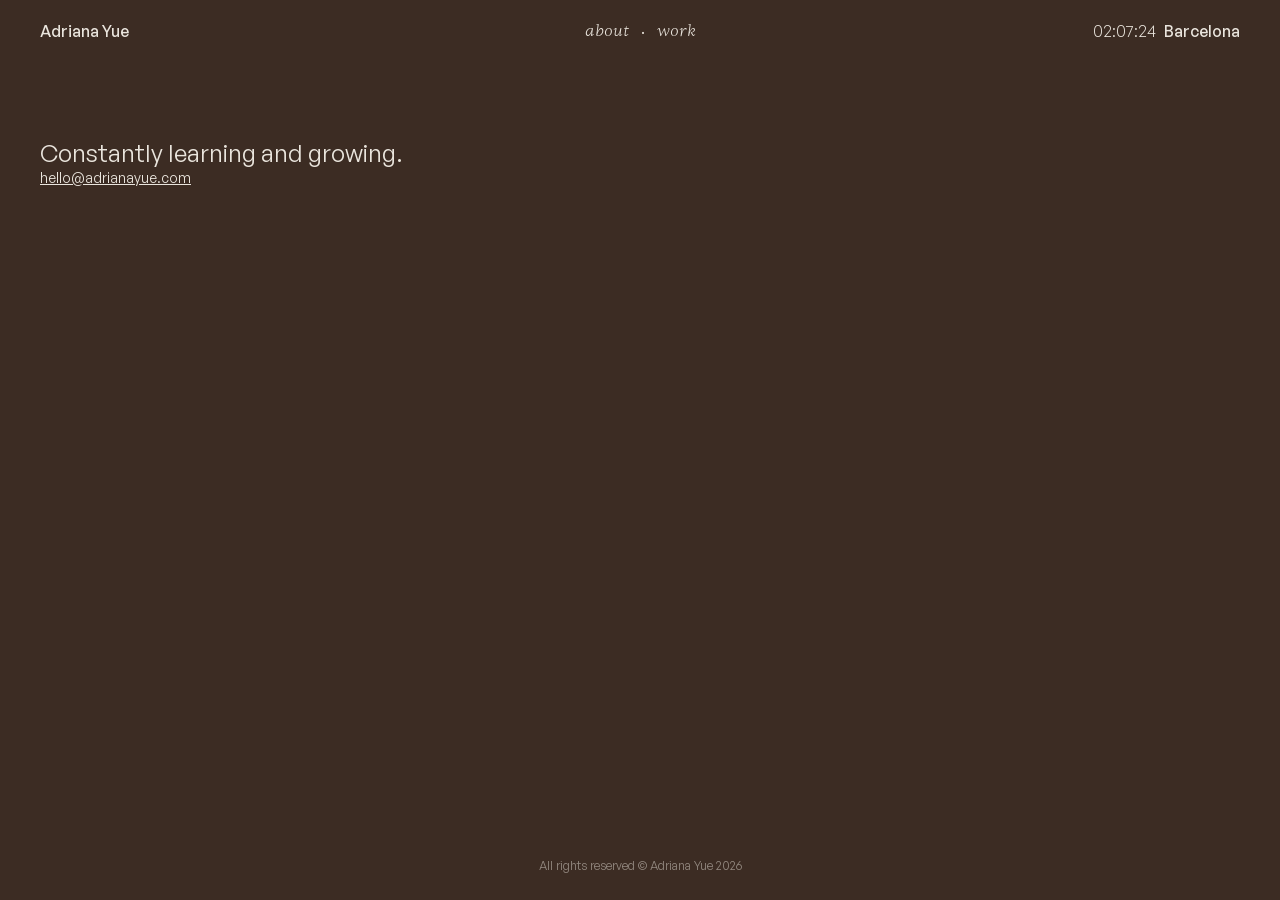
<file: index.html>
<!DOCTYPE html>
<html lang="ca">

<head>
    <meta charset="UTF-8">
    <script>
        (function () {
            var hour = new Date().toLocaleString('en-US', {
                timeZone: 'Europe/Madrid',
                hour: 'numeric',
                hour12: false
            });
            hour = parseInt(hour, 10);

            var THEMES = [
                { from: 1, to: 8, bg: '#3C2C23', text: '#EAE5DD' },
                { from: 8, to: 14, bg: '#EAE5DD', text: '#552204' },
                { from: 14, to: 19, bg: '#EAE5DD', text: '#3C2C23' },
                { from: 19, to: 24, bg: '#3C2C23', text: '#F6ECBD' },
                { from: 0, to: 1, bg: '#3C2C23', text: '#F6ECBD' }
            ];

            var theme = THEMES.find(function (t) {
                return hour >= t.from && hour < t.to;
            }) || THEMES[2];

            document.documentElement.style.setProperty('--bg', theme.bg);
            document.documentElement.style.setProperty('--text', theme.text);
        })();
    </script>

    <meta name="viewport" content="width=device-width, initial-scale=1.0">

    <title>Adriana Yue — Designer</title>
    <meta name="description"
        content="Adriana Yue is a designer based in Barcelona, combining creativity, critical thinking and logic to create user-centered solutions with attention to detail.">
    <link rel="canonical" href="https://adrianayue.com/">

    <meta property="og:title" content="Adriana Yue — Designer">
    <meta property="og:description"
        content="Adriana Yue is a designer based in Barcelona, combining creativity, critical thinking and logic to create user-centered solutions with attention to detail.">
    <meta property="og:type" content="website">
    <meta property="og:url" content="https://adrianayue.com/">
    <meta property="og:image" content="https://adrianayue.com/assets/og-image.png">

    <meta name="twitter:card" content="summary_large_image">
    <meta name="twitter:title" content="Adriana Yue — Designer">
    <meta name="twitter:description"
        content="Adriana Yue is a designer based in Barcelona, combining creativity, critical thinking and logic to create user-centered solutions with attention to detail.">
    <meta name="twitter:image" content="https://adrianayue.com/assets/og-image.png">

    <link rel="icon" type="image/png" sizes="32x32" href="/assets/favicon-32.png">
    <link rel="icon" type="image/png" sizes="192x192" href="/assets/favicon-192.png">

    <link rel="stylesheet" href="styles.css">

</head>


<body class="no-scroll home">
    <header>
        <div class="header-bar">
            <div class="hide-mobile">
                <h1 class="logo">
                    <a href="/">Adriana Yue</a>
                </h1>
            </div>

            <nav>
                <a href="/about/">about</a>
                <span class="hide-mobile nav-sep">·</span>
                <a class="hide-desktop hide-tablet logo" href="/">Adriana Yue</a>
                <a href="/work/">work</a>
            </nav>

            <div class="hide-mobile location">
                <span id="clock">--:--:--</span>
                <strong>Barcelona</strong>
            </div>
        </div>
    </header>

    <main class="page-home">
        <div class="home-intro-container">
            <div class="home-intro">
                <p>Constantly learning and growing.</p>
            </div>
            <div class="contact">
                <div>
                    <a href="mailto:hello@adrianayue.com">hello@adrianayue.com</a>
                </div>
                <!-- 
                <div>
                    in:
                    <a href="https://www.linkedin.com/in/adriana-yue/">@adriana-yue</a>
                </div>
                -->
            </div>
        </div>

        <div class="selected-work hide-mobile">

        </div>
    </main>

    <div class="footer-div">
        <footer>
            All rights reserved © Adriana Yue&nbsp;<span class="year"></span>
        </footer>
    </div>

    <script src="script.js"></script>
</body>

</html>
</file>
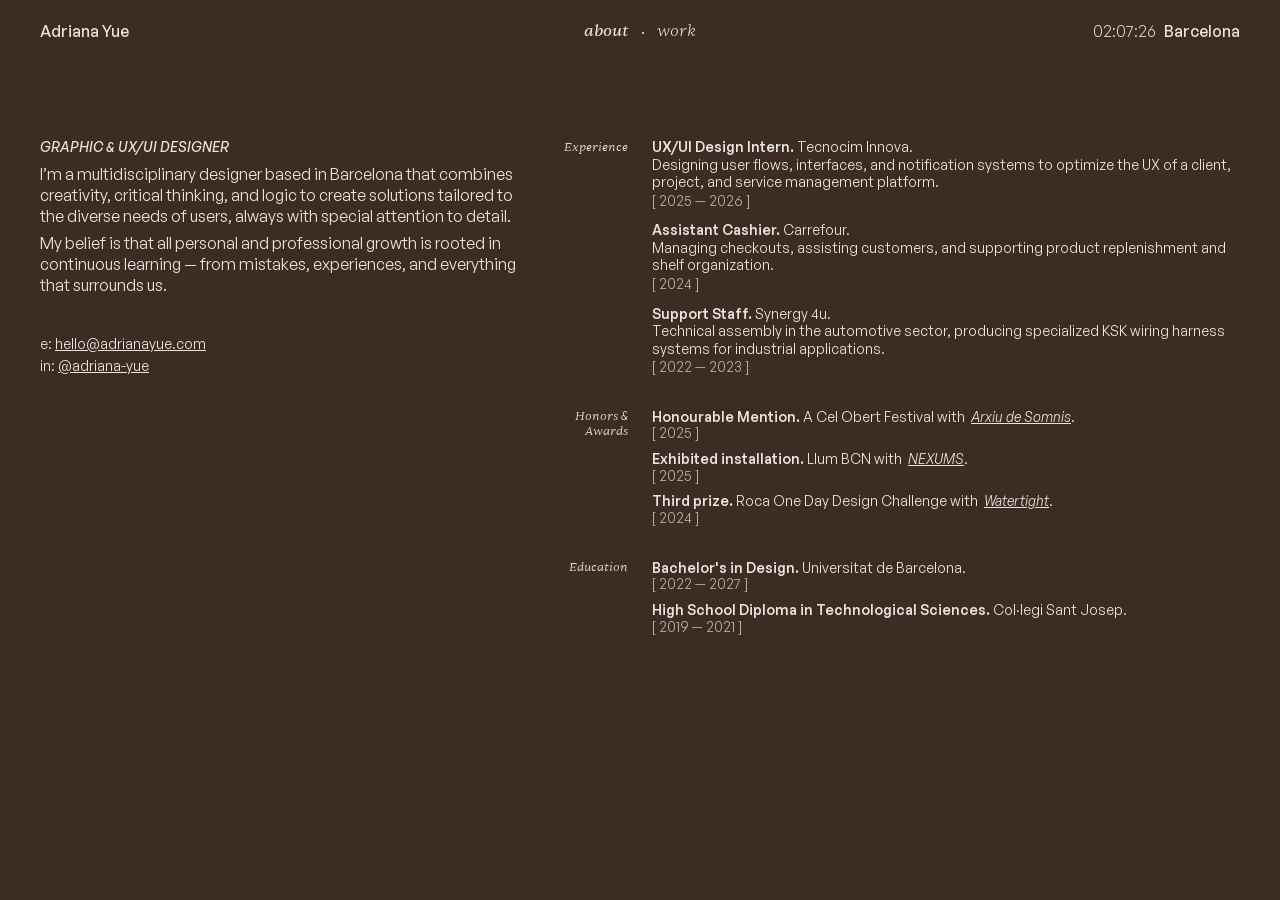
<file: about/index.html>
<!DOCTYPE html>
<html lang="ca">

<head>
    <meta charset="UTF-8">

    <script>
        (function () {
            var hour = new Date().toLocaleString('en-US', {
                timeZone: 'Europe/Madrid',
                hour: 'numeric',
                hour12: false
            });
            hour = parseInt(hour, 10);

            var THEMES = [
                { from: 1, to: 8, bg: '#3C2C23', text: '#EAE5DD' },
                { from: 8, to: 14, bg: '#EAE5DD', text: '#552204' },
                { from: 14, to: 19, bg: '#EAE5DD', text: '#3C2C23' },
                { from: 19, to: 24, bg: '#3C2C23', text: '#F6ECBD' },
                { from: 0, to: 1, bg: '#3C2C23', text: '#F6ECBD' }
            ];

            var theme = THEMES.find(function (t) {
                return hour >= t.from && hour < t.to;
            }) || THEMES[2];

            document.documentElement.style.setProperty('--bg', theme.bg);
            document.documentElement.style.setProperty('--text', theme.text);
        })();
    </script>

    <meta name="viewport" content="width=device-width, initial-scale=1.0">

    <title>About — Adriana Yue</title>
    <meta name="description"
        content="Meet Adriana Yue — a designer based in Barcelona with experience in graphic and UX/UI design, creating tailored, detail-oriented solutions for every user.">
    <link rel="canonical" href="https://adrianayue.com/about/">

    <meta property="og:title" content="About — Adriana Yue">
    <meta property="og:description"
        content="Meet Adriana Yue — a designer based in Barcelona with experience in graphic and UX/UI design, creating tailored, detail-oriented solutions for every user.">
    <meta property="og:type" content="profile">
    <meta property="og:url" content="https://adrianayue.com/about/">
    <meta property="og:image" content="https://adrianayue.com/assets/og-image.png">

    <meta name="twitter:card" content="summary_large_image">
    <meta name="twitter:title" content="About — Adriana Yue">
    <meta name="twitter:description"
        content="Meet Adriana Yue — a designer based in Barcelona with experience in graphic and UX/UI design, creating tailored, detail-oriented solutions for every user.">
    <meta name="twitter:image" content="https://adrianayue.com/assets/og-image.png">

    <link rel="icon" type="image/png" sizes="32x32" href="/assets/favicon-32.png">
    <link rel="icon" type="image/png" sizes="192x192" href="/assets/favicon-192.png">

    <link rel="stylesheet" href="/styles.css">

</head>


<body class="no-scroll about">
    <header>
        <div class="header-bar">
            <div class="hide-mobile">
                <a class="logo" href="/">Adriana Yue</a>
            </div>

            <nav>
                <a href="/about/" class="active">about</a>
                <span class="hide-mobile nav-sep">·</span>
                <a class="hide-desktop hide-tablet logo" href="/">Adriana Yue</a>
                <a href="/work/">work</a>
            </nav>

            <div class="hide-mobile location">
                <span id="clock">--:--:--</span>
                <strong>Barcelona</strong>
            </div>
        </div>
    </header>

    <main class="page-about">
        <!-- Columna esquerra: presentació y contacte -->
        <section class="about-intro">
            <div class="about-description">
                <p class="about-role">GRAPHIC &amp; UX/UI DESIGNER</p>
                <p>
                    I’m a multidisciplinary designer based in Barcelona that combines creativity, critical thinking, and
                    logic to create solutions tailored to the diverse needs of users, always with special attention to
                    detail.
                </p><br>
                <p>
                    My belief is that all personal and professional growth is rooted in continuous learning — from
                    mistakes, experiences, and everything that surrounds us.
                </p>
            </div>

            <div class="about-contact-container">
                <div class="contact">
                    <div>
                        e:
                        <a href="mailto:hello@adrianayue.com">hello@adrianayue.com</a>
                    </div>
                    <div>
                        in:
                        <a href="https://www.linkedin.com/in/adriana-yue/">@adriana-yue</a>
                    </div>
                </div>
                <div class="hide-desktop">
                    <button class="scroll-arrow" aria-label="Scroll to curriculum section"
                        onclick="document.getElementById('section-about-cv').scrollIntoView({behavior: 'smooth'})">
                        <svg viewBox="0 0 24 24" width="18" height="18" fill="none" xmlns="http://www.w3.org/2000/svg">
                            <path d="M12 4V20M12 20L6 14M12 20L18 14" stroke="currentColor" stroke-width="1.2"
                                stroke-linecap="round" stroke-linejoin="round" />
                        </svg>
                    </button>
                </div>
            </div>
        </section>

        <section id="section-about-cv" class="about-cv">
            <div class="about-section">
                <div class="about-section-title">
                    <h2>Experience</h2>
                </div>
                <div class="about-entries">
                    <article class="about-entry">
                        <h3><b>UX/UI Design Intern.</b> Tecnocim Innova.</h3>
                        <p class="about-entry-description">Designing user flows, interfaces, and notification systems to
                            optimize the UX of a client, project, and service management platform.
                        </p>
                        <p class="about-dates">[ 2025 — 2026 ]</p>
                    </article>

                    <article class="about-entry">
                        <h3><b>Assistant Cashier.</b> Carrefour.</h3>
                        <p class="about-entry-description">Managing checkouts, assisting customers, and supporting
                            product replenishment and shelf organization.
                        </p>
                        <p class="about-dates">[ 2024 ]</p>
                    </article>

                    <article class="about-entry about-entry-less-margin">
                        <h3><b>Support Staff.</b> Synergy 4u.</h3>
                        <p class="about-entry-description">Technical assembly in the automotive sector, producing
                            specialized KSK wiring harness systems for industrial applications.
                        </p>
                        <p class="about-dates">[ 2022 — 2023 ]</p>
                    </article>
                </div>
            </div>

            <div class="about-section">
                <div class="about-section-title">
                    <h2>Honors&nbsp;<span>&</span>
                        <br>Awards
                    </h2>
                </div>
                <div class="about-entries">
                    <article class="about-entry about-entry-less-margin">
                        <h3><b>Honourable Mention.</b> A Cel Obert Festival with&nbsp;
                            <a href="https://acelobertfestival.cat/edicio-2025/arxiu-de-somnis/" class="preview-link">
                                <span class="link-text">Arxiu de Somnis</span><img src="/assets/preview_arxiu.webp"
                                    class="hover-preview" alt="Arxiu de Somnis"></a>.
                        </h3>
                        <p class="about-dates">[ 2025 ]</p>
                    </article>

                    <article class="about-entry about-entry-less-margin">
                        <h3><b>Exhibited installation.</b> Llum BCN with&nbsp;
                            <a href="https://www.barcelona.cat/llumbcn/ca/instalacions/2025/nexums"
                                class="preview-link">
                                <span class="link-text">NEXUMS</span><img src="/assets/preview_nexums.webp"
                                    class="hover-preview" alt="NEXUMS"></a>.
                        </h3>
                        <p class="about-dates">[ 2025 ]</p>
                    </article>

                    <article class="about-entry about-entry-less-margin">
                        <h3><b>Third prize.</b> Roca One Day Design Challenge with&nbsp;
                            <a href="https://www.ub.edu/InfoBBAA/els-alumnes-de-tercer-curs-del-grau-en-disseny-de-la-facultat-adriana-yue-i-roc-vendrell-guanyen-el-3r-premi-del-concurs-roca-one-day-design-challenge/"
                                class="preview-link">
                                <span class="link-text">Watertight</span><img src="/assets/preview_watertight.webp"
                                    class="hover-preview" alt="Watertight"></a>.
                        </h3>
                        <p class="about-dates">[ 2024 ]</p>
                    </article>
                </div>
            </div>

            <div class="about-section education-section">
                <div class="about-section-title">
                    <h2>Education</h2>
                </div>
                <div class="about-entries">
                    <article class="about-entry about-entry-less-margin">
                        <h3><b>Bachelor's in Design.</b> Universitat de Barcelona.
                        </h3>
                        <p class="about-dates">[ 2022 — 2027 ]</p>
                    </article>

                    <!--

                    <article class="about-entry about-entry-less-margin">
                        <h3><b>Bachelor's in Environmental Engineering.</b> Universitat Politècnica de Catalunya.
                        </h3>
                        <p class="about-dates">[ 2021 — 2022 ]</p>
                    </article>

                    -->

                    <article class="about-entry about-entry-less-margin">
                        <h3><b>High School Diploma in Technological Sciences.</b> Col·legi Sant Josep.
                        </h3>
                        <p class="about-dates">[ 2019 — 2021 ]</p>
                    </article>
                </div>
            </div>

        </section>
    </main>

    <script src="/script.js"></script>
</body>

</html>
</file>
<file: styles.css>
/* =====================================================================
   1. TIPOGRAFIES
   ===================================================================== */

@font-face {
  font-family: 'Sentient Variable';
  src: url('assets/Sentient-Variable.ttf') format('truetype');
}

@font-face {
  font-family: 'Sentient Variable Italic';
  src: url('assets/Sentient-VariableItalic.ttf') format('truetype');
}

@font-face {
  font-family: 'General Sans Variable';
  src: url('assets/GeneralSans-Variable.ttf') format('truetype');
}

@font-face {
  font-family: 'General Sans Variable Italic';
  src: url('assets/GeneralSans-VariableItalic.ttf') format('truetype');
}



/* =====================================================================
   2. VARIABLES DE COLOR
   ===================================================================== */

:root {
  --bg: #EAE5DD;
  --text: #612705;
  --transition-speed: 0.6s;

  /* variables d'opacitat */
  --op-strong: 1;
  --op-medium: 0.7;
  --op-soft: 0.5;
}



/* =====================================================================
   3. BASE
   ===================================================================== */

* {
  box-sizing: border-box;
}

html,
body {
  margin: 0px;
}

body {
  padding: 0px 40px 0px 40px;
  display: flex;
  flex-direction: column;
  justify-content: space-between;
  background: var(--bg);
  color: var(--text);
  font-family: 'General Sans Variable';
  transition: background-color var(--transition-speed) ease,
    color var(--transition-speed) ease;
}

.no-scroll {
  height: 100dvh;
  overflow: hidden;
  scrollbar-gutter: stable;
}

h1 {
  margin: 0 0 0 0;
}

/* RESPONSIVITAT */

@media (max-width: 768px) {

  body {
    padding: 0px 16px 0px 16px;
  }

  body.no-scroll.home {
    height: auto;
    min-height: 100svh;
    overflow: visible;
    scrollbar-gutter: auto;
    scrollbar-width: none;
    -ms-overflow-style: none
  }

  html::-webkit-scrollbar {
    display: none;
    /* Chrome, Safari, Edge modern (Chromium) */
  }

}

@media (max-width: 1025px) {

  body.no-scroll.about {
    height: auto;
    min-height: 100svh;
    overflow: visible;
    scrollbar-gutter: auto;
    scrollbar-width: none;
    -ms-overflow-style: none
  }

  html::-webkit-scrollbar {
    display: none;
    /* Chrome, Safari, Edge modern (Chromium) */
  }
}



/* =====================================================================
    4. LAYOUT COMPARTIT - HEADER
   ===================================================================== */

.header-bar {
  padding: 20px 0 0 0;
  display: flex;
  justify-content: space-between;
  align-items: center;
  font-size: 16px;
}

.header-bar div {
  width: 100%;
}

header a {
  text-decoration: none;
  font-family: 'Sentient Variable Italic';
  font-style: normal;
  font-size: 16px;
  font-weight: 250;
  color: var(--text);
  opacity: var(--op-strong);
  cursor: pointer;
  padding: 0;
  transition: opacity 0.3s ease, color var(--transition-speed) ease;
}

header a:hover {
  color: var(--text);
  opacity: var(--op-soft);
}

header a:link {
  color: var(--text);
}

header a:visited {
  color: var(--text);
}

header a:active {
  color: var(--text);
}

.logo {
  width: fit-content;
  font-family: 'General Sans Variable';
  font-style: normal;
  font-size: 16px;
  font-weight: 500;
  color: var(--text);
  opacity: var(--op-strong);
  cursor: pointer;
  padding: 0;
  transition: opacity 0.3s ease, color var(--transition-speed) ease;
}

nav {
  display: grid;
  grid-template-columns: 1fr auto 1fr;
  align-items: center;
  gap: 12px;
}

nav a:first-child {
  justify-self: end;
}

nav a:last-child {
  justify-self: start;
}

.nav-sep {
  justify-self: center;
  color: var(--text);
  opacity: var(--op-strong);
}

.active {
  font-weight: 400;
}

.location {
  display: flex;
  justify-content: flex-end;
  gap: 8px;
  align-items: center;
}

.location span {
  color: var(--text);
  opacity: var(--op-strong);
  font-weight: 350;
}

.location strong {
  color: var(--text);
  opacity: var(--op-strong);
  font-weight: 500;
}

/* header home */

header .logo a {
  font-family: 'General Sans Variable';
  font-style: normal;
  font-size: 16px;
  font-weight: 500;
  color: var(--text);
  opacity: var(--op-strong);
  cursor: pointer;
  padding: 0;
  transition: opacity 0.3s ease, color var(--transition-speed) ease;
}

header .logo a:hover {
  color: var(--text);
  opacity: var(--op-soft);
}

header .logo a:link {
  color: var(--text);
}

header .logo a:visited {
  color: var(--text);
}

header .logo a:active {
  color: var(--text);
}

/* RESPONSIVITAT */

@media (max-width: 768px) {

  header::before {
    left: -16px;
    right: -16px;
  }

  .header-bar {
    padding: 16px 0px 16px 0px;
    font-size: 14px;
  }

  header a {
    font-size: 14px;
  }

  .logo {
    font-size: 14px;
  }

  nav {
    width: 100vw;
    display: flex;
    justify-content: space-between;
    align-items: center;
  }
}

@media (max-width: 1025px) {

  header {
    position: sticky;
    top: 0;
    z-index: 10;
    isolation: isolate;
    /* perquè el ::before quedi darrere del contingut del header */
  }

  header::before {
    content: "";
    position: absolute;
    top: 0;
    bottom: 0;
    background: color-mix(in srgb, var(--bg) 70%, transparent);
    /* percentatge baix = transparencia alta*/
    backdrop-filter: blur(1px);
    -webkit-backdrop-filter: blur(1px);
    z-index: -1;

    mask-image: linear-gradient(to bottom, black 50%, transparent 105%);
    -webkit-mask-image: linear-gradient(to bottom, black 50%, transparent 105%);
  }
}

@media (min-width: 768.02px) and (max-width: 1025px) {

  header::before {
    left: -40px;
    right: -40px;
  }

  .header-bar {
    padding: 20px 0px 32px 0px;
    font-size: 14px;
  }
}



/* =====================================================================
    5. LAYOUT COMPARTIT - MAIN
   ===================================================================== */

/* ========== MAIN ========== */
main.page-home,
main.page-about,
main.page-work {
  height: 100%;
  padding: 96px 0px 20px 0px;
}



/* ========== CONTACT ========== */
.contact {
  display: flex;
  flex-direction: column;
  align-items: flex-start;
}

.contact div {
  margin-bottom: 4px;
  font-family: "General Sans Variable";
  font-size: 14px;
  font-weight: 400;
  line-height: normal;
}

.contact a {
  text-decoration: underline;
  color: var(--text);
  opacity: var(--op-strong);
  cursor: pointer;
  padding: 0;
  transition: opacity 0.3s ease, color var(--transition-speed) ease;
}

.contact a:hover {
  color: var(--text);
  opacity: var(--op-soft);
}



/* ========== FOOTER ========== */
.footer-div {
  display: flex;
  justify-content: center;
  align-items: center;
  text-align: center;
  padding: 20px 0px 20px 0px;
}

footer {
  width: fit-content;
  display: flex;
  justify-content: center;
  align-items: center;
  text-align: center;
  font-size: 12px;
  font-weight: 400;
  opacity: var(--op-soft);
  margin-bottom: 6px;
}

/* RESPONSIVITAT */

@media (max-width: 768px) {

  footer {
    font-size: 10px;
  }
}



/* =====================================================================
    6. PÀGINA: HOME
   ===================================================================== */

.page-home {
  display: flex;
  flex-direction: column;
  justify-content: space-between;
}

.home-intro-container {
  display: flex;
  flex-direction: column;
  justify-content: center;
  align-items: flex-start;
}

.selected-work {
  display: flex;
  flex-direction: column;
  justify-content: center;
  align-items: flex-start;
  height: 100%;
  padding: 20px 0px 0px 0px;
}

.page-home p {
  font-size: 24px;
  font-weight: 400;
  line-height: 1.30;
  margin: 0px;
  color: var(--text);
}

.page-home p b {
  font-weight: 550;
}

.page-home a {
  text-decoration: underline;
  color: var(--text);
  opacity: var(--op-strong);
  cursor: pointer;
  padding: 0;
  transition: opacity 0.3s ease, color var(--transition-speed) ease;
}

.page-home a:hover {
  color: var(--text);
  opacity: var(--op-soft);
}

/* RESPONSIVITAT */

@media (max-width: 768px) {

  main.page-home {
    display: flex;
    flex-direction: column;
    justify-content: flex-end;
    flex: 1;
    padding: 0px 0px 20px 0px;
  }

  .page-home p {
    font-size: 20px;
    line-height: 1.30;
  }
}



/* =====================================================================
    7. PÀGINA: ABOUT
   ===================================================================== */

main.page-about {
  display: grid;
  grid-template-columns: repeat(12, 1fr);
  grid-gap: 24px;
}

/* SECCIÓ ESQUERRA: INTRO + DESCRIPCIÓ + CONTACTE */

.about-intro {
  grid-column: span 5;
  display: flex;
  flex-direction: column;
  align-items: flex-start;
}

.about-description {
  display: flex;
  flex-direction: column;
  align-items: flex-start;
  margin: 0 0 40px 0;
  line-height: 0.4;
}

.about-description p.about-role {
  margin: 0 0 8px 0;
  font-family: 'General Sans Variable Italic';
  font-size: 14px;
  font-weight: 500;
}

.about-description p {
  margin: 0;
  font-family: 'General Sans Variable';
  font-size: 16px;
  font-weight: 400;
  line-height: 1.30;
  color: var(--text);
}

.about-contact-container {
  width: 100%;
  display: flex;
  flex-direction: row;
  justify-content: space-between;
  align-items: center;
}


/* SECCIÓ DRETA: CV */

.about-cv {
  height: fit-content;
  grid-column: span 7;
  display: flex;
  flex-direction: column;
  align-items: flex-end;
}

.about-section {
  width: 100%;
  display: grid;
  grid-template-columns: repeat(7, 1fr);
  grid-gap: 24px;
  margin: 0 0 24px 0;
}

.about-section.education-section {
  margin-bottom: 0px;
}

.about-section-title {
  min-width: stretch;
  grid-column: span 1;
  padding: 1.5px 0 0 0;
  display: flex;
  justify-content: flex-end;
  align-items: flex-start;
  align-self: stretch;
  gap: 10px;
}

.about-section-title h2 {
  color: var(--text);
  margin: 0px;
  font-family: 'Sentient Variable Italic';
  font-size: 12px;
  font-weight: 300;
  line-height: 1.20;
  text-align: right;
}

.about-section-title h2 span {
  color: var(--text);
  font-family: 'General Sans Variable Italic';
  font-weight: 400;
}

.about-entries {
  grid-column: span 6;
  display: flex;
  flex-direction: column;
  align-items: flex-start;
}

.about-entry {
  display: flex;
  flex-direction: column;
  align-items: flex-start;
  margin: 0 0 12px 0;
}

.about-entry-less-margin {
  display: flex;
  flex-direction: column;
  align-items: flex-start;
  margin: 0 0 8px 0;
}

.about-entry h3 {
  margin: 0px;
  font-family: 'General Sans Variable';
  font-size: 14px;
  font-weight: 400;
  line-height: 1.25;
}

.about-entry h3 b {
  font-weight: 550;
}

.about-entry h3 a {
  font-family: 'General Sans Variable Italic';
  text-decoration: underline;
  color: var(--text);
  cursor: pointer;
  padding: 0;
}

.about-entry h3 a .link-text {
  opacity: var(--op-strong);
  transition: opacity 0.3s ease, color var(--transition-speed) ease;
}

.about-entry h3 a:hover .link-text {
  color: var(--text);
  opacity: var(--op-soft);
}

.about-dates {
  margin: 0px;
  font-family: 'General Sans Variable';
  font-size: 14px;
  font-weight: 400;
  line-height: 1.20;
  opacity: var(--op-medium);
}

.about-entry-description {
  margin: 0 0 2px 0;
  font-family: 'General Sans Variable';
  font-size: 14px;
  font-weight: 400;
  line-height: 1.25;
}

.preview-link {
  position: relative;
}

.hover-preview {
  position: fixed;
  left: var(--preview-left, 40px);
  bottom: var(--preview-bottom, 40px);
  height: var(--preview-height, 250px);
  max-height: 250px;
  width: auto;
  transform: scale(0.9);
  transform-origin: bottom left;
  border-radius: 0px;
  opacity: 0;
  pointer-events: none;
  transition: opacity 0.25s ease, transform 0.25s ease;
  z-index: 20;
}

@media (max-width: 768px) {

  main.page-about {
    padding: 80px 0px 0px 0px;
  }
}

@media (min-width: 1025.02px) and (hover: hover) and (pointer: fine) {

  .preview-link:hover .hover-preview {
    opacity: 0.9;
    transform: scale(0.9);
  }
}

/* RESPONSIVITAT */

@media (max-width: 1025px) {



  main.page-about {
    display: flex;
    flex-direction: column;
    padding-top: 0px;
    height: auto;
    gap: var(--header-h, 96px);
  }

  /* about-intro ocupa tota la pantalla disponible (viewport - alçada del header) */
  .about-intro {
    min-height: calc(100svh - var(--header-h, 40px));
    justify-content: flex-end;
    padding: 0 0 24px 0;
    gap: 2rem;
  }

  .about-description {
    margin: 0;
  }

  /* fa que el scroll del botó "ir" deixi la secció about-cv just sota el header */
  #section-about-cv {
    scroll-margin-top: var(--header-h, 96px);
    min-height: calc(100svh - var(--header-h, 96px));
  }

  .scroll-arrow {
    width: 40px;
    height: 40px;
    border-radius: 50%;
    border: 1px solid var(--text);
    background: transparent;
    color: var(--text);
    display: flex;
    align-items: center;
    justify-content: center;
    cursor: pointer;
    padding: 0;
    flex-shrink: 0;
    transition: opacity 0.3s ease, color var(--transition-speed) ease, border-color var(--transition-speed) ease;
  }

  .scroll-arrow:hover {
    opacity: var(--op-soft);
  }

  .scroll-arrow svg {
    display: block;
  }

  .about-cv {
    padding: 24px 0 0 0;
  }

  .about-section {
    display: grid;
    grid-template-columns: 64px repeat(5, 1fr);
    grid-gap: 16px;
  }

  .about-section.education-section {
    margin-bottom: 24px;
  }

  .about-entries {
    grid-column: span 5;
    display: flex;
    flex-direction: column;
    align-items: flex-start;
  }

}



/* =====================================================================
    8. PÀGINA: WORK
   ===================================================================== */

main.page-work {
  display: grid;
  grid-template-columns: repeat(12, 1fr);
  grid-gap: 24px;
}

.p-work-grid {
  display: flex;
  align-items: flex-start;
  justify-content: space-between;
  width: 100%;
  height: 100%;
}

.p-work-grid-area {
  display: flex;
  align-items: center;
  justify-content: center;
  position: relative;
  width: 50%;
  height: 100%;
  background: var(--bg);
}


/* =====================================================================
    . PÀGINA: 404
   ===================================================================== */

.page-404 {
  height: 100svh;
  display: flex;
  flex-direction: column;
  justify-content: center;
  align-items: center;
  text-align: center;
  padding: 0 0 80px 0;
  gap: 8px;
}

.page-404 h1 {
  font-family: 'General Sans Variable';
  font-size: 28px;
  font-weight: 500;
  line-height: 1.20;
  margin: 0px
}

.page-404 h2 {
  font-family: 'Sentient Variable Italic';
  font-style: normal;
  font-size: 20px;
  font-weight: 250;
  color: var(--text);
  opacity: var(--op-strong);
  margin: 0px;
}

.page-404 a {
  text-decoration: none;
  color: var(--text);
  opacity: var(--op-strong);
  cursor: pointer;
  padding: 0;
  transition: opacity 0.3s ease, color var(--transition-speed) ease;
}

.page-404 a:hover {
  color: var(--text);
  opacity: var(--op-soft);
}

.page-404 a:link {
  color: var(--text);
}

.page-404 a:visited {
  color: var(--text);
}

.page-404 a:active {
  color: var(--text);
}



/* =====================================================================
    . RESPONSIVITATS HIDE
   ===================================================================== */

@media (min-width: 1025.02px) {

  .hide-desktop {
    display: none;
  }
}

@media (min-width: 768.02px) and (max-width: 1025px) {

  .hide-tablet {
    display: none;
  }
}

@media (max-width: 768px) {

  .hide-mobile {
    display: none;
  }
}
</file>
